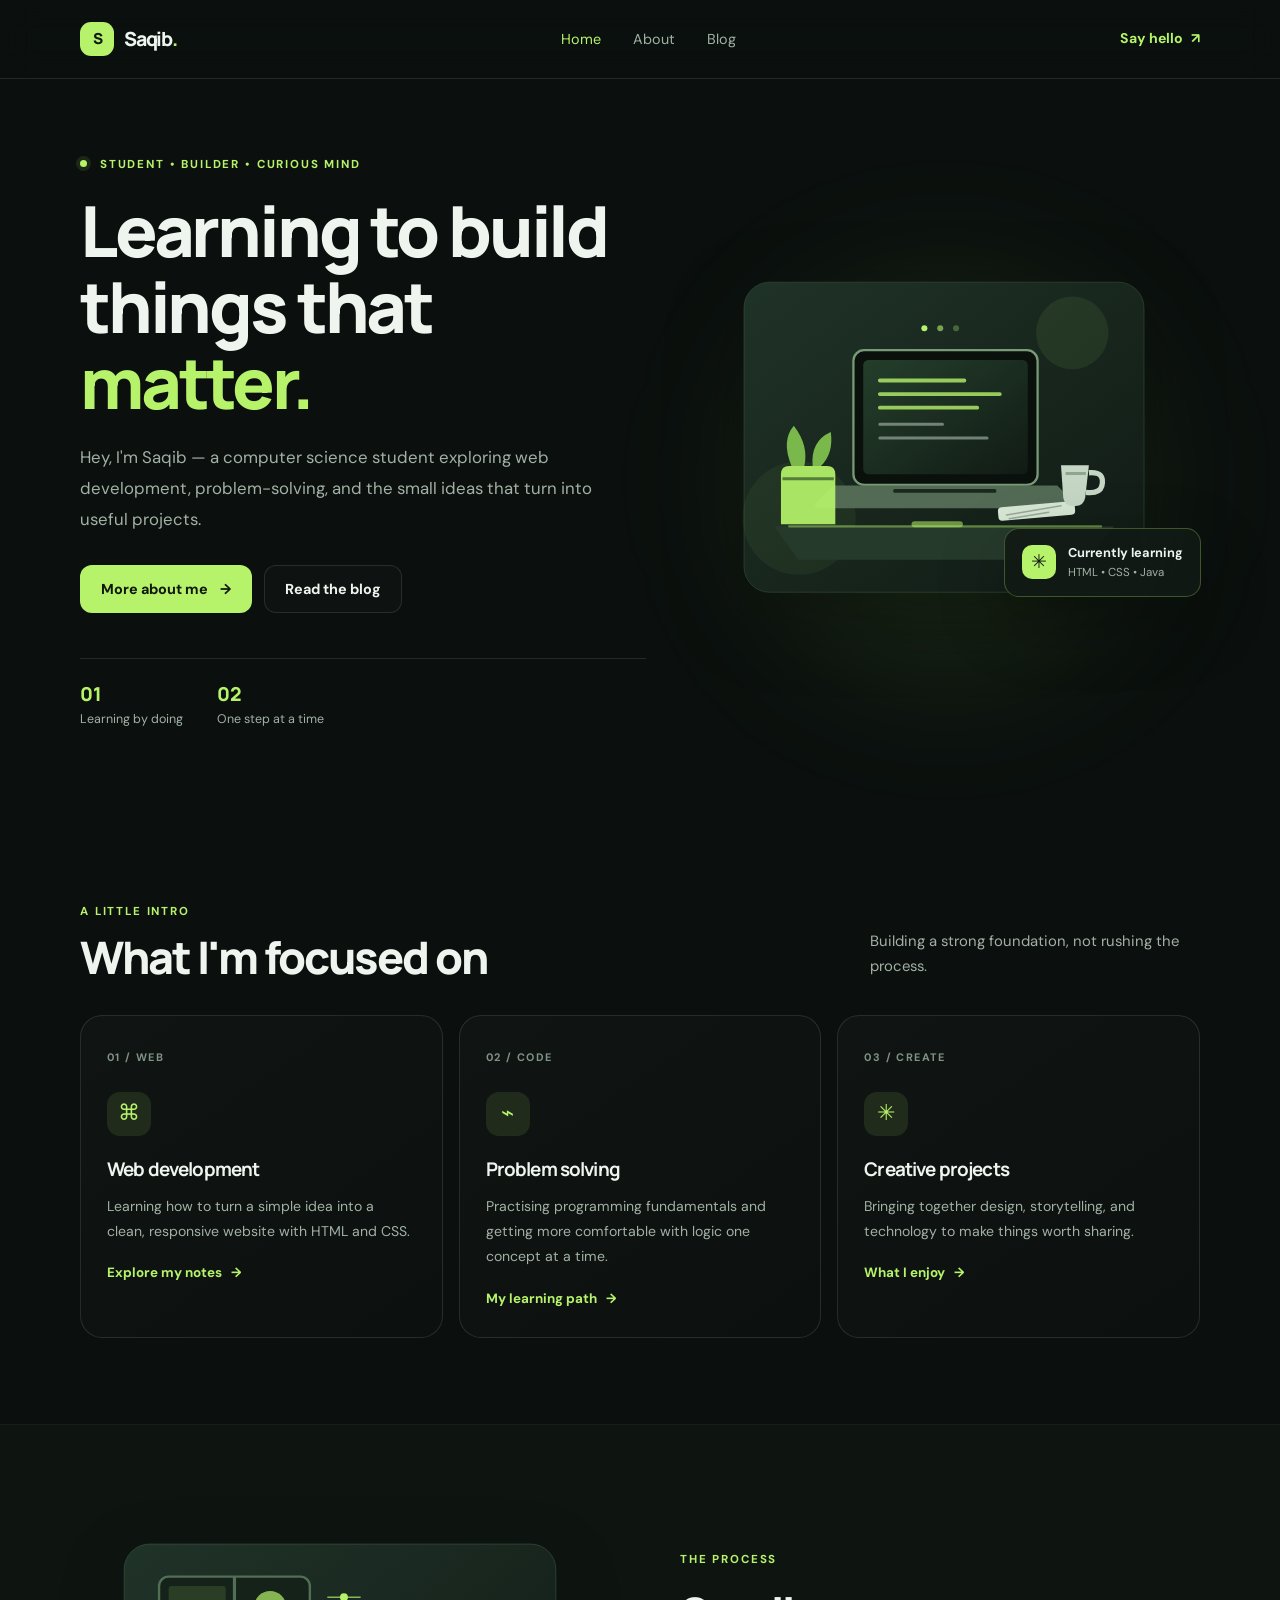
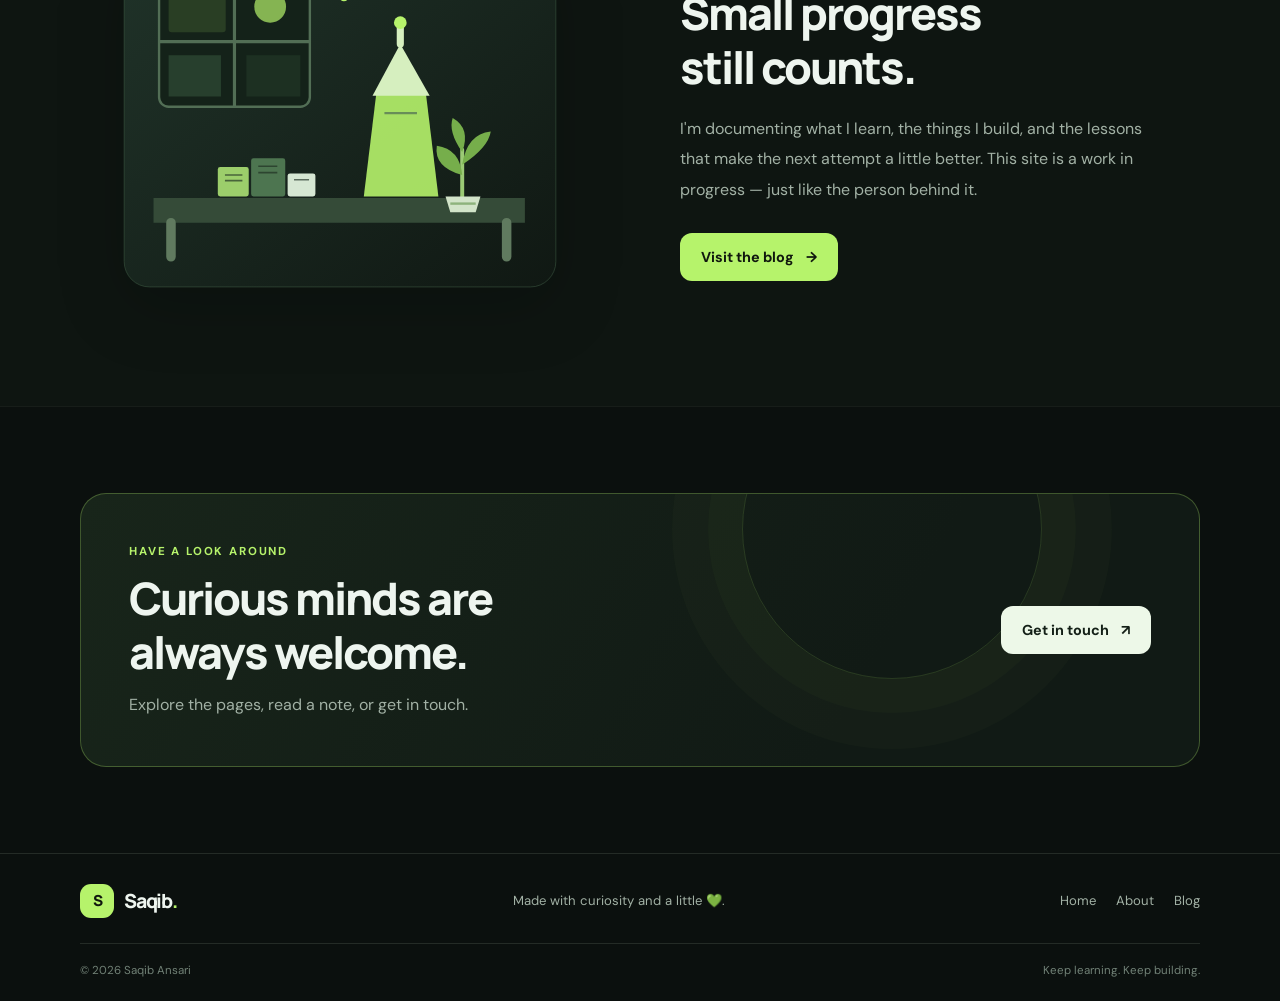
<file: index.html>
<!DOCTYPE html>
<html lang="en">
<head>
  <meta charset="UTF-8">
  <meta name="viewport" content="width=device-width, initial-scale=1.0">
  <meta name="description" content="Saqib Ansari's student portfolio, learning notes, and web development journey.">
  <title>Saqib Ansari | Home</title>
  <link rel="stylesheet" href="styles.css">
</head>
<body>
  <header class="site-header">
    <div class="container nav-wrap">
      <a class="brand" href="index.html" aria-label="Saqib Ansari home"><span class="brand-mark">S</span><span>Saqib<span class="accent">.</span></span></a>
      <nav class="site-nav" aria-label="Main navigation">
        <a class="active" href="index.html">Home</a>
        <a href="about.html">About</a>
        <a href="blog.html">Blog</a>
      </nav>
      <a class="nav-cta" href="about.html#contact">Say hello <span aria-hidden="true">↗</span></a>
    </div>
  </header>

  <main>
    <section class="hero container">
      <div class="hero-copy">
        <p class="eyebrow"><span class="status-dot"></span> STUDENT • BUILDER • CURIOUS MIND</p>
        <h1>Learning to build<br>things that <span class="accent">matter.</span></h1>
        <p class="hero-text">Hey, I'm Saqib — a computer science student exploring web development, problem-solving, and the small ideas that turn into useful projects.</p>
        <div class="hero-actions">
          <a class="button button-primary" href="about.html">More about me <span aria-hidden="true">→</span></a>
          <a class="button button-quiet" href="blog.html">Read the blog</a>
        </div>
        <div class="hero-meta">
          <div class="meta-item"><strong>01</strong><span>Learning by doing</span></div>
          <div class="meta-item"><strong>02</strong><span>One step at a time</span></div>
        </div>
      </div>
      <div class="hero-art">
        <div class="art-glow"></div>
        <img src="images/creative-desk.svg" alt="Illustration of a desk with a laptop, notebook, and plant">
        <div class="floating-note"><span class="note-icon">✳</span><span><strong>Currently learning</strong><small>HTML • CSS • Java</small></span></div>
      </div>
    </section>

    <section class="section container">
      <div class="section-heading">
        <div><p class="eyebrow">A LITTLE INTRO</p><h2>What I'm focused on</h2></div>
        <p class="section-intro">Building a strong foundation, not rushing the process.</p>
      </div>
      <div class="feature-grid">
        <article class="feature-card">
          <span class="card-number">01 / WEB</span><div class="feature-icon">⌘</div>
          <h3>Web development</h3><p>Learning how to turn a simple idea into a clean, responsive website with HTML and CSS.</p>
          <a class="text-link" href="blog.html#web-notes">Explore my notes <span>→</span></a>
        </article>
        <article class="feature-card">
          <span class="card-number">02 / CODE</span><div class="feature-icon">⌁</div>
          <h3>Problem solving</h3><p>Practising programming fundamentals and getting more comfortable with logic one concept at a time.</p>
          <a class="text-link" href="about.html#learning">My learning path <span>→</span></a>
        </article>
        <article class="feature-card">
          <span class="card-number">03 / CREATE</span><div class="feature-icon">✳</div>
          <h3>Creative projects</h3><p>Bringing together design, storytelling, and technology to make things worth sharing.</p>
          <a class="text-link" href="about.html#interests">What I enjoy <span>→</span></a>
        </article>
      </div>
    </section>

    <section class="section section-soft">
      <div class="container split-section">
        <div class="split-art"><img src="images/study-nook.svg" alt="Illustration of a cosy study corner with books and a lamp"></div>
        <div class="split-copy">
          <p class="eyebrow">THE PROCESS</p><h2>Small progress<br>still counts.</h2>
          <p>I'm documenting what I learn, the things I build, and the lessons that make the next attempt a little better. This site is a work in progress — just like the person behind it.</p>
          <a class="button button-primary" href="blog.html">Visit the blog <span aria-hidden="true">→</span></a>
        </div>
      </div>
    </section>

    <section class="container section">
      <div class="closing-card">
        <div><p class="eyebrow">HAVE A LOOK AROUND</p><h2>Curious minds are<br>always welcome.</h2><p>Explore the pages, read a note, or get in touch.</p></div>
        <a class="button button-light" href="about.html#contact">Get in touch <span aria-hidden="true">↗</span></a>
        <span class="closing-orb" aria-hidden="true"></span>
      </div>
    </section>
  </main>

  <footer class="site-footer"><div class="container footer-wrap"><a class="brand" href="index.html"><span class="brand-mark">S</span><span>Saqib<span class="accent">.</span></span></a><p>Made with curiosity and a little 💚.</p><div class="footer-links"><a href="index.html">Home</a><a href="about.html">About</a><a href="blog.html">Blog</a></div></div><div class="container footer-bottom"><span>© 2026 Saqib Ansari</span><span>Keep learning. Keep building.</span></div></footer>
</body>
</html>
</file>
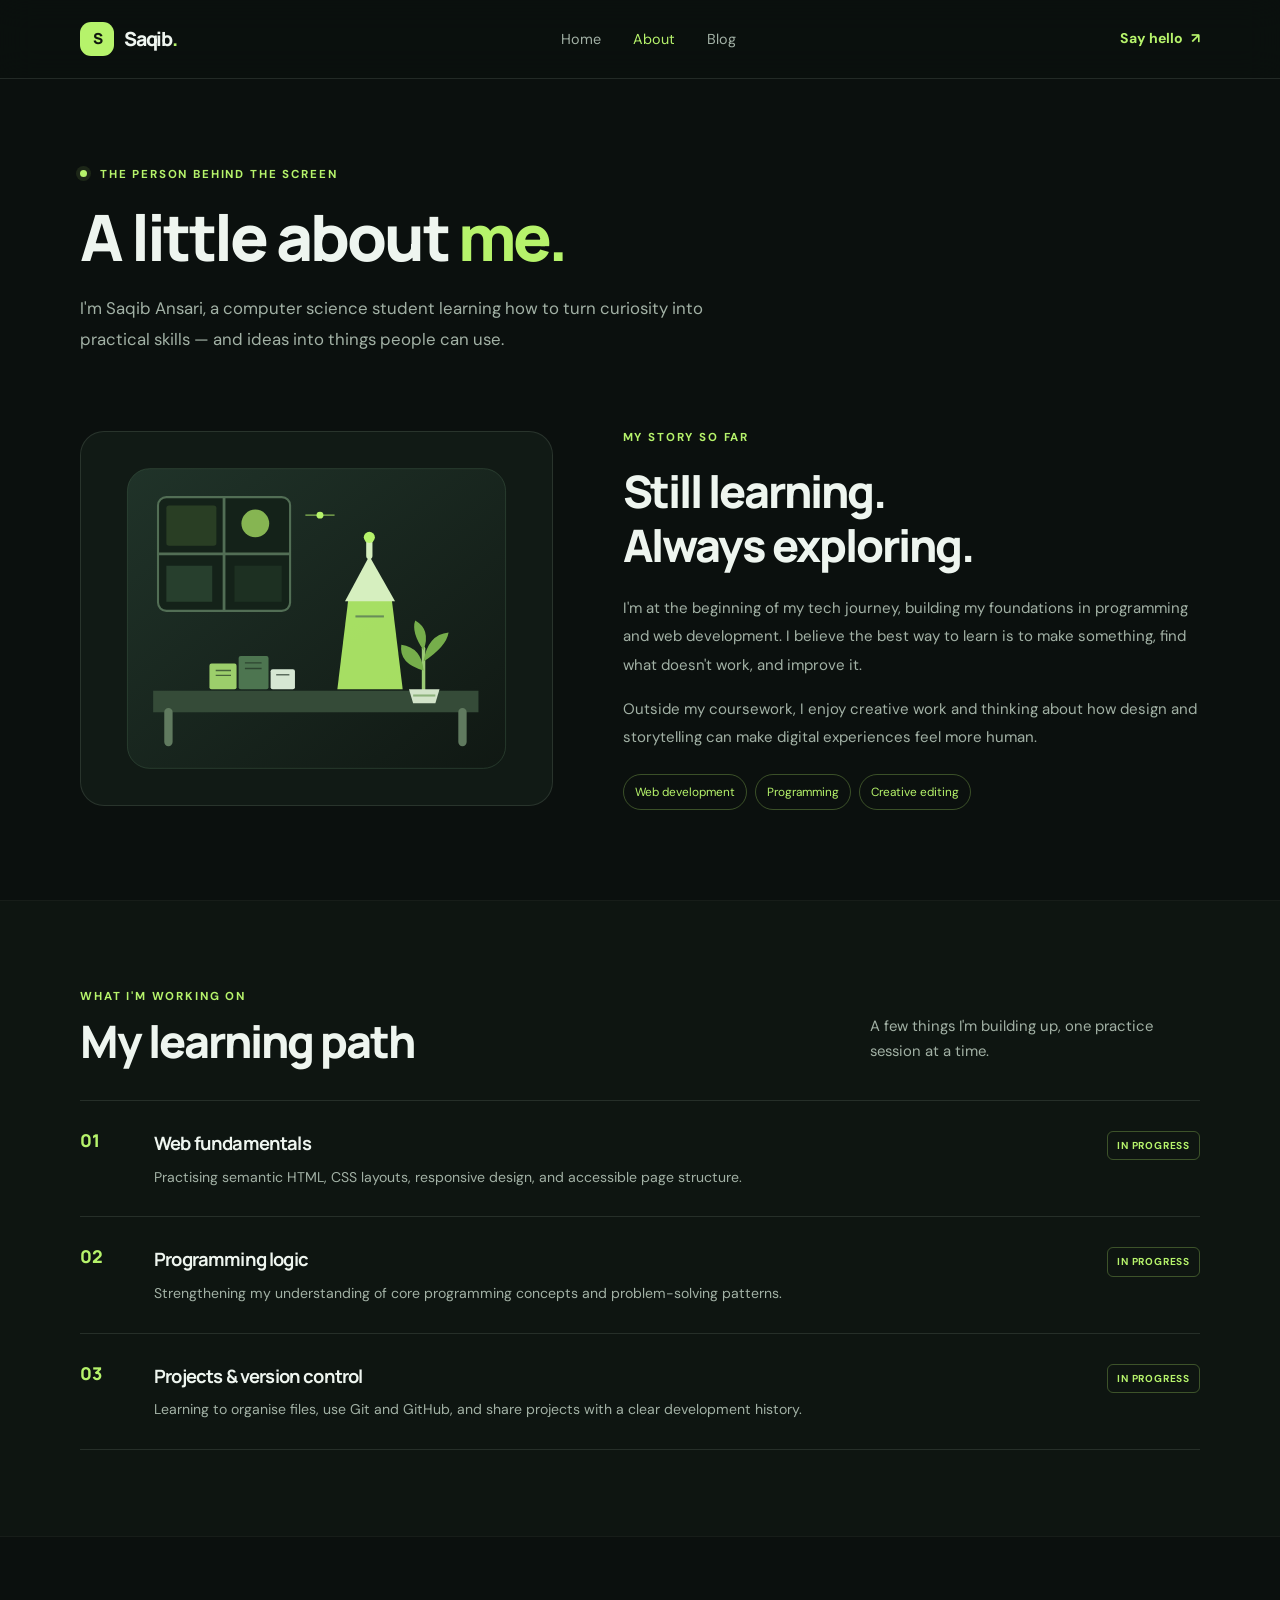
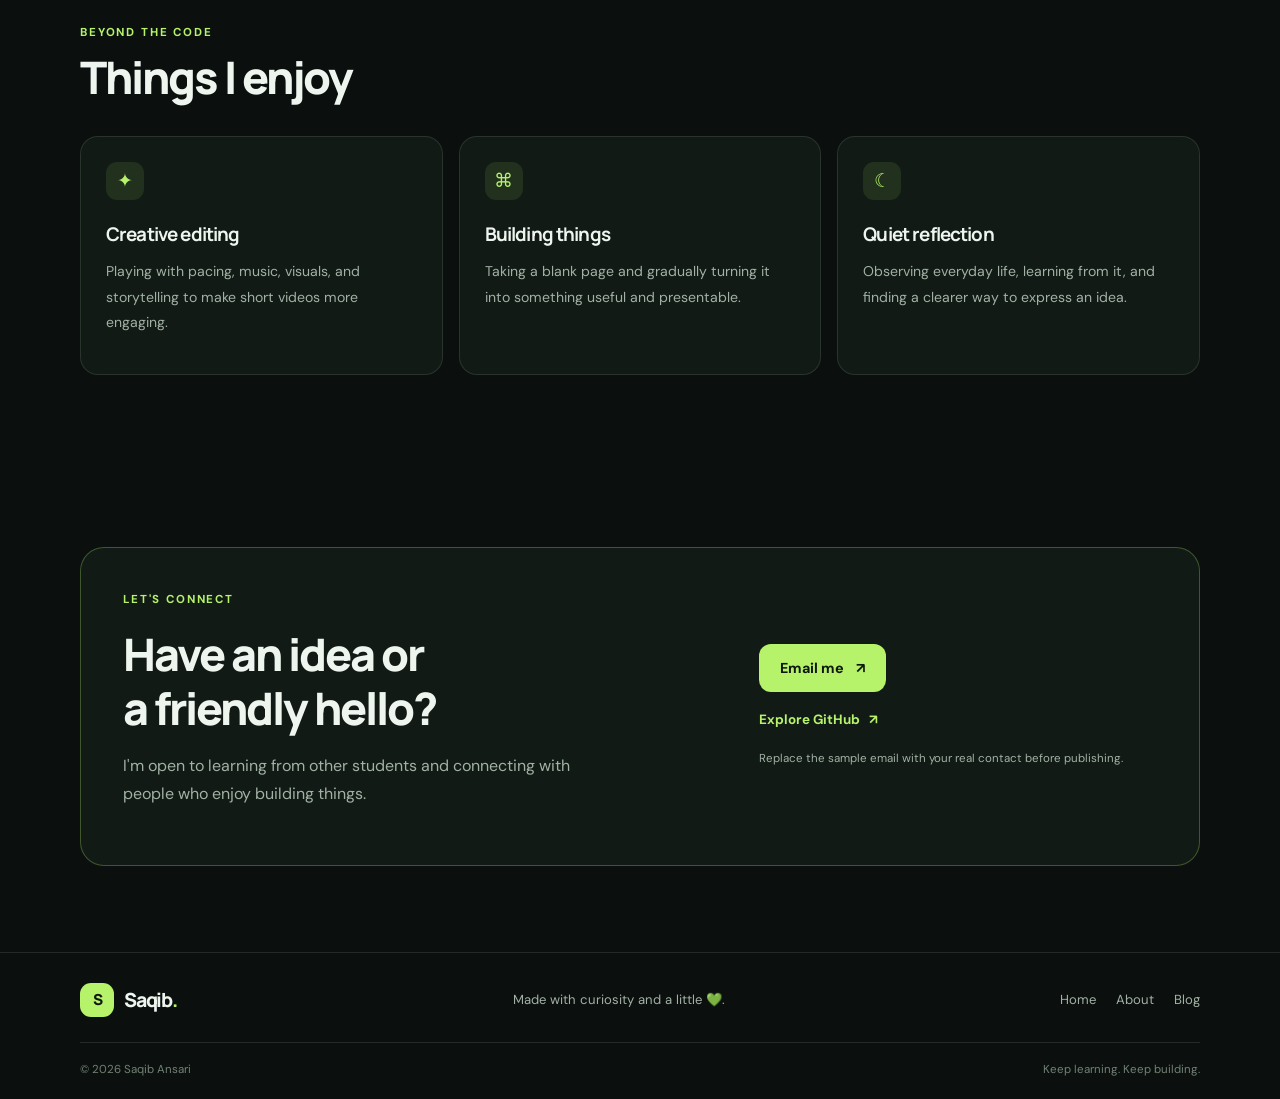
<file: about.html>
<!DOCTYPE html>
<html lang="en">
<head>
  <meta charset="UTF-8">
  <meta name="viewport" content="width=device-width, initial-scale=1.0">
  <meta name="description" content="Learn more about Saqib Ansari, his interests, and his learning journey.">
  <title>About | Saqib Ansari</title>
  <link rel="stylesheet" href="styles.css">
</head>
<body>
  <header class="site-header"><div class="container nav-wrap">
    <a class="brand" href="index.html" aria-label="Saqib Ansari home"><span class="brand-mark">S</span><span>Saqib<span class="accent">.</span></span></a>
    <nav class="site-nav" aria-label="Main navigation"><a href="index.html">Home</a><a class="active" href="about.html">About</a><a href="blog.html">Blog</a></nav>
    <a class="nav-cta" href="#contact">Say hello <span aria-hidden="true">↗</span></a>
  </div></header>

  <main>
    <section class="page-hero container">
      <p class="eyebrow"><span class="status-dot"></span> THE PERSON BEHIND THE SCREEN</p>
      <h1>A little about <span class="accent">me.</span></h1>
      <p class="page-lead">I'm Saqib Ansari, a computer science student learning how to turn curiosity into practical skills — and ideas into things people can use.</p>
    </section>

    <section class="container about-intro">
      <div class="about-image"><img src="images/study-nook.svg" alt="A calm study space with books, a laptop, and a warm desk lamp"></div>
      <div class="about-copy"><p class="eyebrow">MY STORY SO FAR</p><h2>Still learning.<br>Always exploring.</h2>
        <p>I'm at the beginning of my tech journey, building my foundations in programming and web development. I believe the best way to learn is to make something, find what doesn't work, and improve it.</p>
        <p>Outside my coursework, I enjoy creative work and thinking about how design and storytelling can make digital experiences feel more human.</p>
        <div class="tag-row"><span class="tag">Web development</span><span class="tag">Programming</span><span class="tag">Creative editing</span></div>
      </div>
    </section>

    <section class="section section-soft" id="learning">
      <div class="container">
        <div class="section-heading"><div><p class="eyebrow">WHAT I'M WORKING ON</p><h2>My learning path</h2></div><p class="section-intro">A few things I'm building up, one practice session at a time.</p></div>
        <div class="timeline">
          <article class="timeline-item"><span class="timeline-index">01</span><div><h3>Web fundamentals</h3><p>Practising semantic HTML, CSS layouts, responsive design, and accessible page structure.</p></div><span class="timeline-status">IN PROGRESS</span></article>
          <article class="timeline-item"><span class="timeline-index">02</span><div><h3>Programming logic</h3><p>Strengthening my understanding of core programming concepts and problem-solving patterns.</p></div><span class="timeline-status">IN PROGRESS</span></article>
          <article class="timeline-item"><span class="timeline-index">03</span><div><h3>Projects & version control</h3><p>Learning to organise files, use Git and GitHub, and share projects with a clear development history.</p></div><span class="timeline-status">IN PROGRESS</span></article>
        </div>
      </div>
    </section>

    <section class="container section" id="interests">
      <div class="section-heading"><div><p class="eyebrow">BEYOND THE CODE</p><h2>Things I enjoy</h2></div></div>
      <div class="interest-grid">
        <article class="interest-card"><span>✦</span><h3>Creative editing</h3><p>Playing with pacing, music, visuals, and storytelling to make short videos more engaging.</p></article>
        <article class="interest-card"><span>⌘</span><h3>Building things</h3><p>Taking a blank page and gradually turning it into something useful and presentable.</p></article>
        <article class="interest-card"><span>☾</span><h3>Quiet reflection</h3><p>Observing everyday life, learning from it, and finding a clearer way to express an idea.</p></article>
      </div>
    </section>

    <section class="container section" id="contact">
      <div class="contact-panel"><div><p class="eyebrow">LET'S CONNECT</p><h2>Have an idea or<br>a friendly hello?</h2><p>I'm open to learning from other students and connecting with people who enjoy building things.</p></div><div class="contact-actions"><a class="button button-primary" href="mailto:saqibansari@example.com">Email me <span aria-hidden="true">↗</span></a><a class="text-link" href="https://github.com/" target="_blank" rel="noopener noreferrer">Explore GitHub <span>↗</span></a><p class="small-note">Replace the sample email with your real contact before publishing.</p></div></div>
    </section>
  </main>

  <footer class="site-footer"><div class="container footer-wrap"><a class="brand" href="index.html"><span class="brand-mark">S</span><span>Saqib<span class="accent">.</span></span></a><p>Made with curiosity and a little 💚.</p><div class="footer-links"><a href="index.html">Home</a><a href="about.html">About</a><a href="blog.html">Blog</a></div></div><div class="container footer-bottom"><span>© 2026 Saqib Ansari</span><span>Keep learning. Keep building.</span></div></footer>
</body>
</html>
</file>
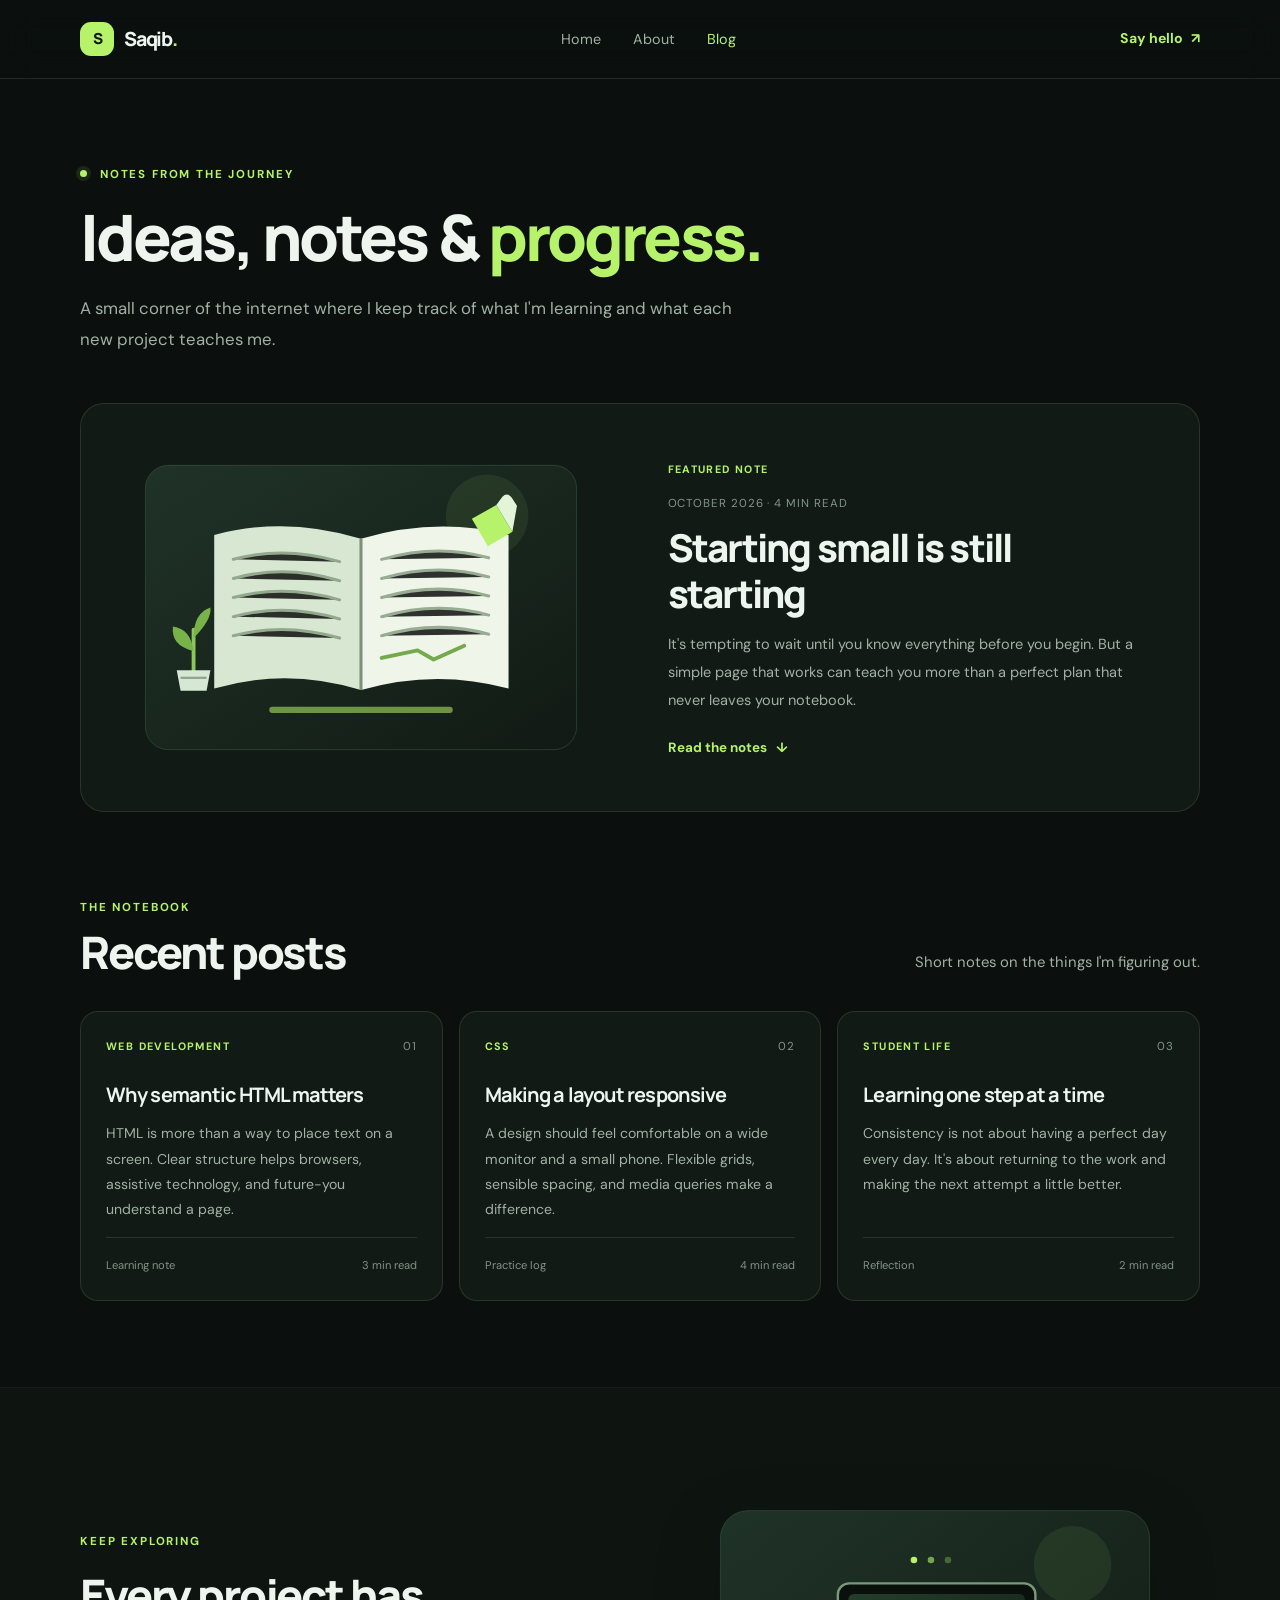
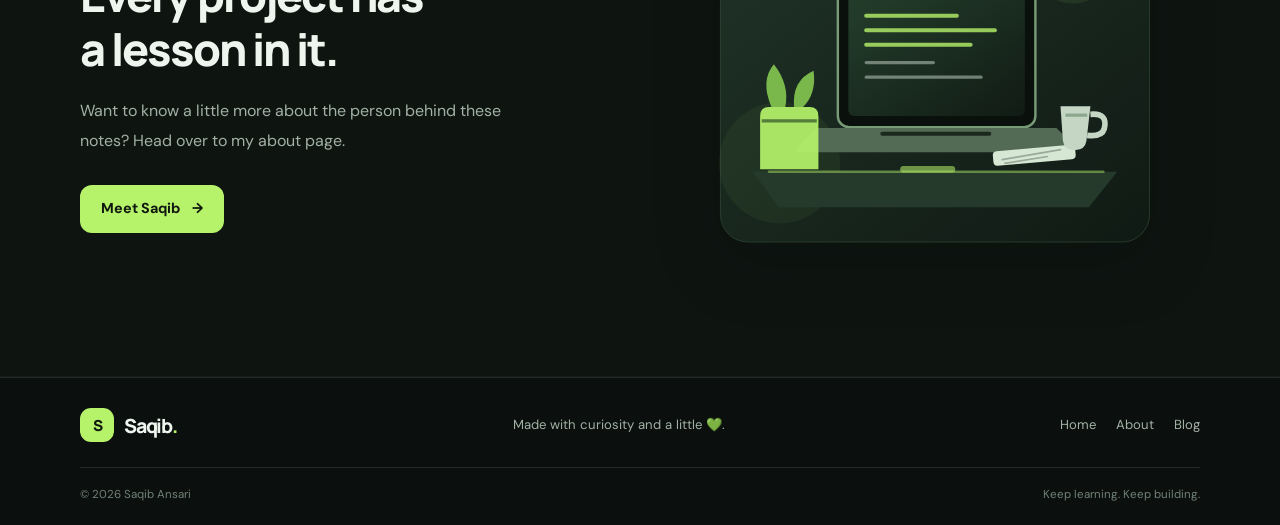
<file: blog.html>
<!DOCTYPE html>
<html lang="en">
<head>
  <meta charset="UTF-8">
  <meta name="viewport" content="width=device-width, initial-scale=1.0">
  <meta name="description" content="Notes and reflections from Saqib Ansari's web development learning journey.">
  <title>Blog | Saqib Ansari</title>
  <link rel="stylesheet" href="styles.css">
</head>
<body>
  <header class="site-header"><div class="container nav-wrap">
    <a class="brand" href="index.html" aria-label="Saqib Ansari home"><span class="brand-mark">S</span><span>Saqib<span class="accent">.</span></span></a>
    <nav class="site-nav" aria-label="Main navigation"><a href="index.html">Home</a><a href="about.html">About</a><a class="active" href="blog.html">Blog</a></nav>
    <a class="nav-cta" href="about.html#contact">Say hello <span aria-hidden="true">↗</span></a>
  </div></header>

  <main>
    <section class="page-hero container">
      <p class="eyebrow"><span class="status-dot"></span> NOTES FROM THE JOURNEY</p>
      <h1>Ideas, notes & <span class="accent">progress.</span></h1>
      <p class="page-lead">A small corner of the internet where I keep track of what I'm learning and what each new project teaches me.</p>
    </section>

    <section class="container blog-feature">
      <div class="blog-feature-art"><img src="images/blog-notes.svg" alt="Illustration of an open notebook with a pen and small plant"></div>
      <div class="blog-feature-copy"><span class="post-category">FEATURED NOTE</span><p class="post-date">OCTOBER 2026 · 4 MIN READ</p><h2>Starting small is still starting</h2><p>It's tempting to wait until you know everything before you begin. But a simple page that works can teach you more than a perfect plan that never leaves your notebook.</p><a class="text-link" href="#web-notes">Read the notes <span>↓</span></a></div>
    </section>

    <section class="container section" id="web-notes">
      <div class="section-heading"><div><p class="eyebrow">THE NOTEBOOK</p><h2>Recent posts</h2></div><p class="section-intro">Short notes on the things I'm figuring out.</p></div>
      <div class="blog-grid">
        <article class="post-card"><div class="post-topline"><span class="post-category">WEB DEVELOPMENT</span><span class="post-date">01</span></div><h3>Why semantic HTML matters</h3><p>HTML is more than a way to place text on a screen. Clear structure helps browsers, assistive technology, and future-you understand a page.</p><div class="post-footer"><span>Learning note</span><span>3 min read</span></div></article>
        <article class="post-card"><div class="post-topline"><span class="post-category">CSS</span><span class="post-date">02</span></div><h3>Making a layout responsive</h3><p>A design should feel comfortable on a wide monitor and a small phone. Flexible grids, sensible spacing, and media queries make a difference.</p><div class="post-footer"><span>Practice log</span><span>4 min read</span></div></article>
        <article class="post-card"><div class="post-topline"><span class="post-category">STUDENT LIFE</span><span class="post-date">03</span></div><h3>Learning one step at a time</h3><p>Consistency is not about having a perfect day every day. It's about returning to the work and making the next attempt a little better.</p><div class="post-footer"><span>Reflection</span><span>2 min read</span></div></article>
      </div>
    </section>

    <section class="section section-soft">
      <div class="container split-section blog-cta">
        <div class="split-copy"><p class="eyebrow">KEEP EXPLORING</p><h2>Every project has<br>a lesson in it.</h2><p>Want to know a little more about the person behind these notes? Head over to my about page.</p><a class="button button-primary" href="about.html">Meet Saqib <span aria-hidden="true">→</span></a></div>
        <div class="split-art"><img src="images/creative-desk.svg" alt="A creative desk setup with a laptop and notebook"></div>
      </div>
    </section>
  </main>

  <footer class="site-footer"><div class="container footer-wrap"><a class="brand" href="index.html"><span class="brand-mark">S</span><span>Saqib<span class="accent">.</span></span></a><p>Made with curiosity and a little 💚.</p><div class="footer-links"><a href="index.html">Home</a><a href="about.html">About</a><a href="blog.html">Blog</a></div></div><div class="container footer-bottom"><span>© 2026 Saqib Ansari</span><span>Keep learning. Keep building.</span></div></footer>
</body>
</html>
</file>
<file: styles.css>
@import url('https://fonts.googleapis.com/css2?family=DM+Sans:wght@400;500;600;700&family=Manrope:wght@400;500;600;700;800&display=swap');

:root {
  --bg: #0b100e;
  --surface: #111a15;
  --surface-2: #17221b;
  --surface-3: #1d2a21;
  --text: #eef5ef;
  --muted: #a2b1a5;
  --green: #b6f36b;
  --green-strong: #9de84c;
  --line: rgba(210, 238, 215, .12);
  --line-strong: rgba(182, 243, 107, .28);
  --radius: 22px;
  --shadow: 0 24px 70px rgba(0, 0, 0, .24);
}
* { box-sizing: border-box; }
html { scroll-behavior: smooth; scroll-padding-top: 90px; }
body { margin: 0; background: var(--bg); color: var(--text); font-family: 'DM Sans', sans-serif; line-height: 1.7; -webkit-font-smoothing: antialiased; }
img { display: block; max-width: 100%; }
a { color: inherit; text-decoration: none; }
button, a { -webkit-tap-highlight-color: transparent; }
.container { width: min(1120px, calc(100% - 48px)); margin-inline: auto; }
.accent { color: var(--green); }
.site-header { position: sticky; top: 0; z-index: 20; background: rgba(11, 16, 14, .88); backdrop-filter: blur(16px); border-bottom: 1px solid var(--line); }
.nav-wrap { min-height: 78px; display: flex; align-items: center; justify-content: space-between; gap: 24px; }
.brand { display: inline-flex; align-items: center; gap: 10px; font-family: Manrope, sans-serif; font-size: 1.22rem; font-weight: 800; letter-spacing: -.06em; }
.brand-mark { display: grid; place-items: center; width: 34px; height: 34px; background: var(--green); color: #10170e; border-radius: 11px; font-size: .95rem; }
.site-nav { display: flex; align-items: center; gap: 32px; color: var(--muted); font-size: .9rem; }
.site-nav a { transition: color .2s ease; }
.site-nav a:hover, .site-nav a.active { color: var(--green); }
.nav-cta { color: var(--green); font-size: .88rem; font-weight: 700; }
.nav-cta span { margin-left: 5px; }
.hero { min-height: 590px; padding-block: 76px 86px; display: grid; grid-template-columns: 1.05fr .95fr; align-items: center; gap: 42px; }
.eyebrow { margin: 0 0 17px; color: var(--green); font-size: .72rem; font-weight: 700; letter-spacing: .16em; }
.status-dot { display: inline-block; width: 7px; height: 7px; margin-right: 8px; background: var(--green); border-radius: 50%; box-shadow: 0 0 0 4px rgba(182, 243, 107, .1); vertical-align: 1px; }
h1, h2, h3, p { margin-top: 0; }
h1, h2, h3 { font-family: Manrope, sans-serif; letter-spacing: -.045em; }
h1 { margin-bottom: 22px; font-size: clamp(2.8rem, 5.5vw, 4.75rem); line-height: 1.08; font-weight: 800; }
.hero-text, .page-lead { max-width: 540px; color: var(--muted); font-size: 1.05rem; line-height: 1.85; }
.hero-actions { display: flex; flex-wrap: wrap; align-items: center; gap: 12px; margin-top: 30px; }
.button { min-height: 48px; display: inline-flex; align-items: center; justify-content: center; gap: 12px; padding: 0 20px; border: 1px solid transparent; border-radius: 12px; font-size: .9rem; font-weight: 700; transition: transform .2s ease, background .2s ease, border-color .2s ease; }
.button:hover { transform: translateY(-2px); }
.button-primary { background: var(--green); color: #10170e; }
.button-primary:hover { background: var(--green-strong); }
.button-quiet { border-color: var(--line); color: var(--text); background: rgba(255,255,255,.015); }
.button-quiet:hover { border-color: var(--line-strong); }
.button-light { background: #edf8e8; color: #142017; }
.hero-meta { display: flex; gap: 34px; margin-top: 45px; padding-top: 22px; border-top: 1px solid var(--line); }
.meta-item { display: flex; flex-direction: column; gap: 2px; }
.meta-item strong { color: var(--green); font: 800 1.2rem Manrope, sans-serif; }
.meta-item span { color: var(--muted); font-size: .78rem; }
.hero-art { position: relative; padding: 22px; }
.hero-art > img { position: relative; z-index: 1; width: 100%; filter: drop-shadow(0 22px 40px rgba(0,0,0,.24)); }
.art-glow { position: absolute; width: 75%; aspect-ratio: 1; top: 12%; left: 13%; background: rgba(134, 206, 79, .12); filter: blur(70px); border-radius: 50%; }
.floating-note { position: absolute; right: -1px; bottom: 12%; z-index: 2; display: flex; align-items: center; gap: 12px; padding: 13px 17px; border: 1px solid var(--line-strong); border-radius: 15px; background: rgba(17, 26, 21, .95); box-shadow: var(--shadow); }
.note-icon { display: grid; place-items: center; width: 34px; height: 34px; color: #11190f; background: var(--green); border-radius: 10px; font-size: 1.2rem; }
.floating-note strong, .floating-note small { display: block; }
.floating-note strong { font-size: .8rem; }
.floating-note small { color: var(--muted); font-size: .72rem; }
.section { padding-block: 86px; }
.section-heading { display: flex; align-items: end; justify-content: space-between; gap: 30px; margin-bottom: 32px; }
.section-heading .eyebrow { margin-bottom: 8px; }
h2 { margin-bottom: 0; font-size: clamp(2rem, 3.5vw, 3rem); line-height: 1.2; font-weight: 800; }
.section-intro { max-width: 330px; margin-bottom: 4px; color: var(--muted); font-size: .93rem; }
.feature-grid { display: grid; grid-template-columns: repeat(3, 1fr); gap: 16px; }
.feature-card { min-height: 280px; padding: 26px; border: 1px solid var(--line); border-radius: var(--radius); background: linear-gradient(145deg, rgba(255,255,255,.025), rgba(255,255,255,.008)); transition: border-color .2s ease, transform .2s ease; }
.feature-card:hover, .interest-card:hover, .post-card:hover { transform: translateY(-4px); border-color: var(--line-strong); }
.card-number { color: #7f9384; font-size: .68rem; font-weight: 700; letter-spacing: .13em; }
.feature-icon { display: grid; place-items: center; width: 44px; height: 44px; margin: 22px 0 17px; border-radius: 13px; background: rgba(182,243,107,.1); color: var(--green); font-size: 1.35rem; }
.feature-card h3, .interest-card h3, .post-card h3 { margin-bottom: 9px; font-size: 1.18rem; }
.feature-card p, .interest-card p, .post-card p { color: var(--muted); font-size: .88rem; line-height: 1.8; }
.text-link { display: inline-flex; align-items: center; gap: 9px; color: var(--green); font-size: .84rem; font-weight: 700; }
.text-link span { transition: transform .2s ease; }
.text-link:hover span { transform: translateX(4px); }
.section-soft { background: #0e1511; border-block: 1px solid rgba(255,255,255,.035); }
.split-section { display: grid; grid-template-columns: 1fr 1fr; align-items: center; gap: 80px; }
.split-art { padding: 14px; }
.split-art img { width: 100%; filter: drop-shadow(0 20px 32px rgba(0,0,0,.18)); }
.split-copy h2 { margin-bottom: 20px; }
.split-copy > p:not(.eyebrow) { max-width: 470px; color: var(--muted); line-height: 1.9; }
.split-copy .button { margin-top: 12px; }
.closing-card { position: relative; overflow: hidden; display: flex; align-items: center; justify-content: space-between; gap: 30px; padding: 48px; border: 1px solid var(--line-strong); border-radius: 26px; background: linear-gradient(120deg, #18251a, #111a15 70%); }
.closing-card > div, .closing-card > a { position: relative; z-index: 1; }
.closing-card .eyebrow { margin-bottom: 10px; }
.closing-card h2 { margin-bottom: 12px; }
.closing-card p:not(.eyebrow) { margin-bottom: 0; color: var(--muted); }
.closing-orb { position: absolute; right: 14%; top: -115px; width: 300px; height: 300px; border-radius: 50%; border: 1px solid rgba(182,243,107,.14); box-shadow: 0 0 0 34px rgba(182,243,107,.025), 0 0 0 70px rgba(182,243,107,.02); }
.site-footer { padding: 30px 0 20px; border-top: 1px solid var(--line); }
.footer-wrap { display: flex; align-items: center; justify-content: space-between; gap: 20px; padding-bottom: 25px; }
.footer-wrap > p { margin: 0; color: var(--muted); font-size: .82rem; }
.footer-links { display: flex; gap: 20px; color: var(--muted); font-size: .82rem; }
.footer-links a:hover { color: var(--green); }
.footer-bottom { display: flex; justify-content: space-between; gap: 20px; padding-top: 17px; border-top: 1px solid var(--line); color: #718176; font-size: .72rem; }
.page-hero { padding-block: 86px 48px; }
.page-hero h1 { font-size: clamp(2.8rem, 5vw, 4.3rem); }
.page-lead { max-width: 680px; margin-bottom: 0; }
.about-intro { display: grid; grid-template-columns: .9fr 1.1fr; align-items: center; gap: 70px; padding-block: 25px 90px; }
.about-image { padding: 20px; border: 1px solid var(--line); border-radius: 24px; background: var(--surface); }
.about-image img { width: 100%; }
.about-copy h2 { margin-bottom: 22px; }
.about-copy > p:not(.eyebrow) { color: var(--muted); font-size: .94rem; line-height: 1.9; }
.tag-row { display: flex; flex-wrap: wrap; gap: 8px; margin-top: 22px; }
.tag { padding: 7px 11px; border: 1px solid var(--line-strong); border-radius: 99px; color: var(--green); font-size: .74rem; }
.timeline { border-top: 1px solid var(--line); }
.timeline-item { display: grid; grid-template-columns: 54px 1fr auto; align-items: start; gap: 20px; padding: 27px 0; border-bottom: 1px solid var(--line); }
.timeline-index { color: var(--green); font: 800 1.1rem Manrope, sans-serif; }
.timeline-item h3 { margin-bottom: 6px; font-size: 1.15rem; }
.timeline-item p { max-width: 650px; margin-bottom: 0; color: var(--muted); font-size: .88rem; }
.timeline-status { margin-top: 3px; padding: 5px 9px; border: 1px solid var(--line-strong); border-radius: 6px; color: var(--green); font-size: .63rem; font-weight: 700; letter-spacing: .08em; }
.interest-grid { display: grid; grid-template-columns: repeat(3, 1fr); gap: 16px; }
.interest-card { padding: 25px; border: 1px solid var(--line); border-radius: 18px; background: var(--surface); transition: transform .2s ease, border-color .2s ease; }
.interest-card > span { display: inline-grid; place-items: center; width: 38px; height: 38px; margin-bottom: 18px; border-radius: 11px; color: var(--green); background: rgba(182,243,107,.1); font-size: 1.2rem; }
.contact-panel { display: grid; grid-template-columns: 1.2fr .8fr; gap: 40px; padding: 42px; border: 1px solid var(--line-strong); border-radius: 24px; background: var(--surface); }
.contact-panel h2 { margin-bottom: 18px; }
.contact-panel > div > p:not(.eyebrow) { max-width: 470px; color: var(--muted); }
.contact-actions { display: flex; flex-direction: column; align-items: flex-start; justify-content: center; gap: 17px; }
.small-note { margin: 0; color: #849588; font-size: .72rem; }
.blog-feature { display: grid; grid-template-columns: 1fr 1fr; align-items: center; gap: 55px; padding: 28px; border: 1px solid var(--line); border-radius: 24px; background: var(--surface); }
.blog-feature-art { padding: 15px; }
.blog-feature-copy { padding: 12px 15px 12px 0; }
.post-category { display: inline-block; color: var(--green); font-size: .67rem; font-weight: 700; letter-spacing: .13em; }
.post-date { margin: 12px 0; color: #849588; font-size: .72rem; letter-spacing: .08em; }
.blog-feature h2 { margin-bottom: 14px; font-size: clamp(1.8rem, 3vw, 2.55rem); }
.blog-feature-copy > p:not(.post-date) { color: var(--muted); font-size: .91rem; line-height: 1.9; }
.blog-feature .text-link { margin-top: 8px; }
.blog-grid { display: grid; grid-template-columns: repeat(3, 1fr); gap: 16px; }
.post-card { display: flex; flex-direction: column; min-height: 275px; padding: 25px; border: 1px solid var(--line); border-radius: 18px; background: var(--surface); transition: transform .2s ease, border-color .2s ease; }
.post-topline { display: flex; justify-content: space-between; gap: 12px; margin-bottom: 22px; }
.post-topline .post-date { margin: 0; }
.post-card h3 { font-size: 1.25rem; }
.post-footer { display: flex; justify-content: space-between; gap: 12px; margin-top: auto; padding-top: 18px; border-top: 1px solid var(--line); color: #829286; font-size: .7rem; }
.blog-cta { gap: 60px; }
:focus-visible { outline: 2px solid var(--green); outline-offset: 4px; border-radius: 4px; }

@media (max-width: 850px) {
  .hero { min-height: auto; grid-template-columns: 1fr 1fr; gap: 15px; padding-block: 65px; }
  h1 { font-size: clamp(2.6rem, 6vw, 3.8rem); }
  .hero-art { padding: 5px; }
  .floating-note { right: -8px; }
  .split-section, .about-intro { gap: 35px; }
  .blog-feature { gap: 25px; }
  .feature-card { padding: 21px; }
  .closing-card { padding: 35px; }
}
@media (max-width: 640px) {
  .container { width: min(100% - 32px, 520px); }
  .nav-wrap { min-height: 68px; gap: 10px; flex-wrap: wrap; padding-block: 12px; }
  .brand { font-size: 1.05rem; }
  .brand-mark { width: 30px; height: 30px; }
  .site-nav { order: 3; width: 100%; justify-content: center; gap: 35px; padding: 8px 0 3px; border-top: 1px solid var(--line); }
  .nav-cta { margin-left: auto; font-size: .8rem; }
  .hero { grid-template-columns: 1fr; padding-block: 54px 60px; gap: 24px; }
  .hero-copy { order: 1; }
  .hero-art { order: 2; width: min(100%, 420px); margin-inline: auto; padding: 4px 10px 20px; }
  .hero-text, .page-lead { font-size: .96rem; }
  .hero-meta { margin-top: 30px; }
  .floating-note { right: 0; bottom: 9%; }
  .section { padding-block: 60px; }
  .section-heading { display: block; margin-bottom: 25px; }
  .section-intro { margin-top: 12px; }
  .feature-grid, .interest-grid, .blog-grid { grid-template-columns: 1fr; }
  .feature-card { min-height: auto; }
  .feature-icon { margin-top: 17px; }
  .split-section, .about-intro, .blog-feature, .contact-panel { grid-template-columns: 1fr; gap: 24px; }
  .split-art { padding: 0 10px; }
  .split-copy { order: 1; }
  .split-art { order: 2; }
  .closing-card { align-items: flex-start; flex-direction: column; padding: 30px 24px; }
  .closing-orb { right: -130px; top: -50px; }
  .footer-wrap { flex-wrap: wrap; }
  .footer-wrap > p { order: 3; width: 100%; }
  .footer-links { gap: 14px; }
  .footer-bottom { font-size: .66rem; }
  .page-hero { padding-block: 58px 30px; }
  .about-intro { padding-block: 10px 60px; }
  .about-image { padding: 12px; }
  .timeline-item { grid-template-columns: 34px 1fr; gap: 12px; }
  .timeline-status { grid-column: 2; justify-self: start; }
  .contact-panel { padding: 27px 22px; }
  .blog-feature { padding: 17px; }
  .blog-feature-copy { padding: 0 5px 8px; }
  .post-card { min-height: auto; }
}
@media (prefers-reduced-motion: reduce) {
  html { scroll-behavior: auto; }
  *, *::before, *::after { transition-duration: .01ms !important; animation-duration: .01ms !important; }
}
</file>
